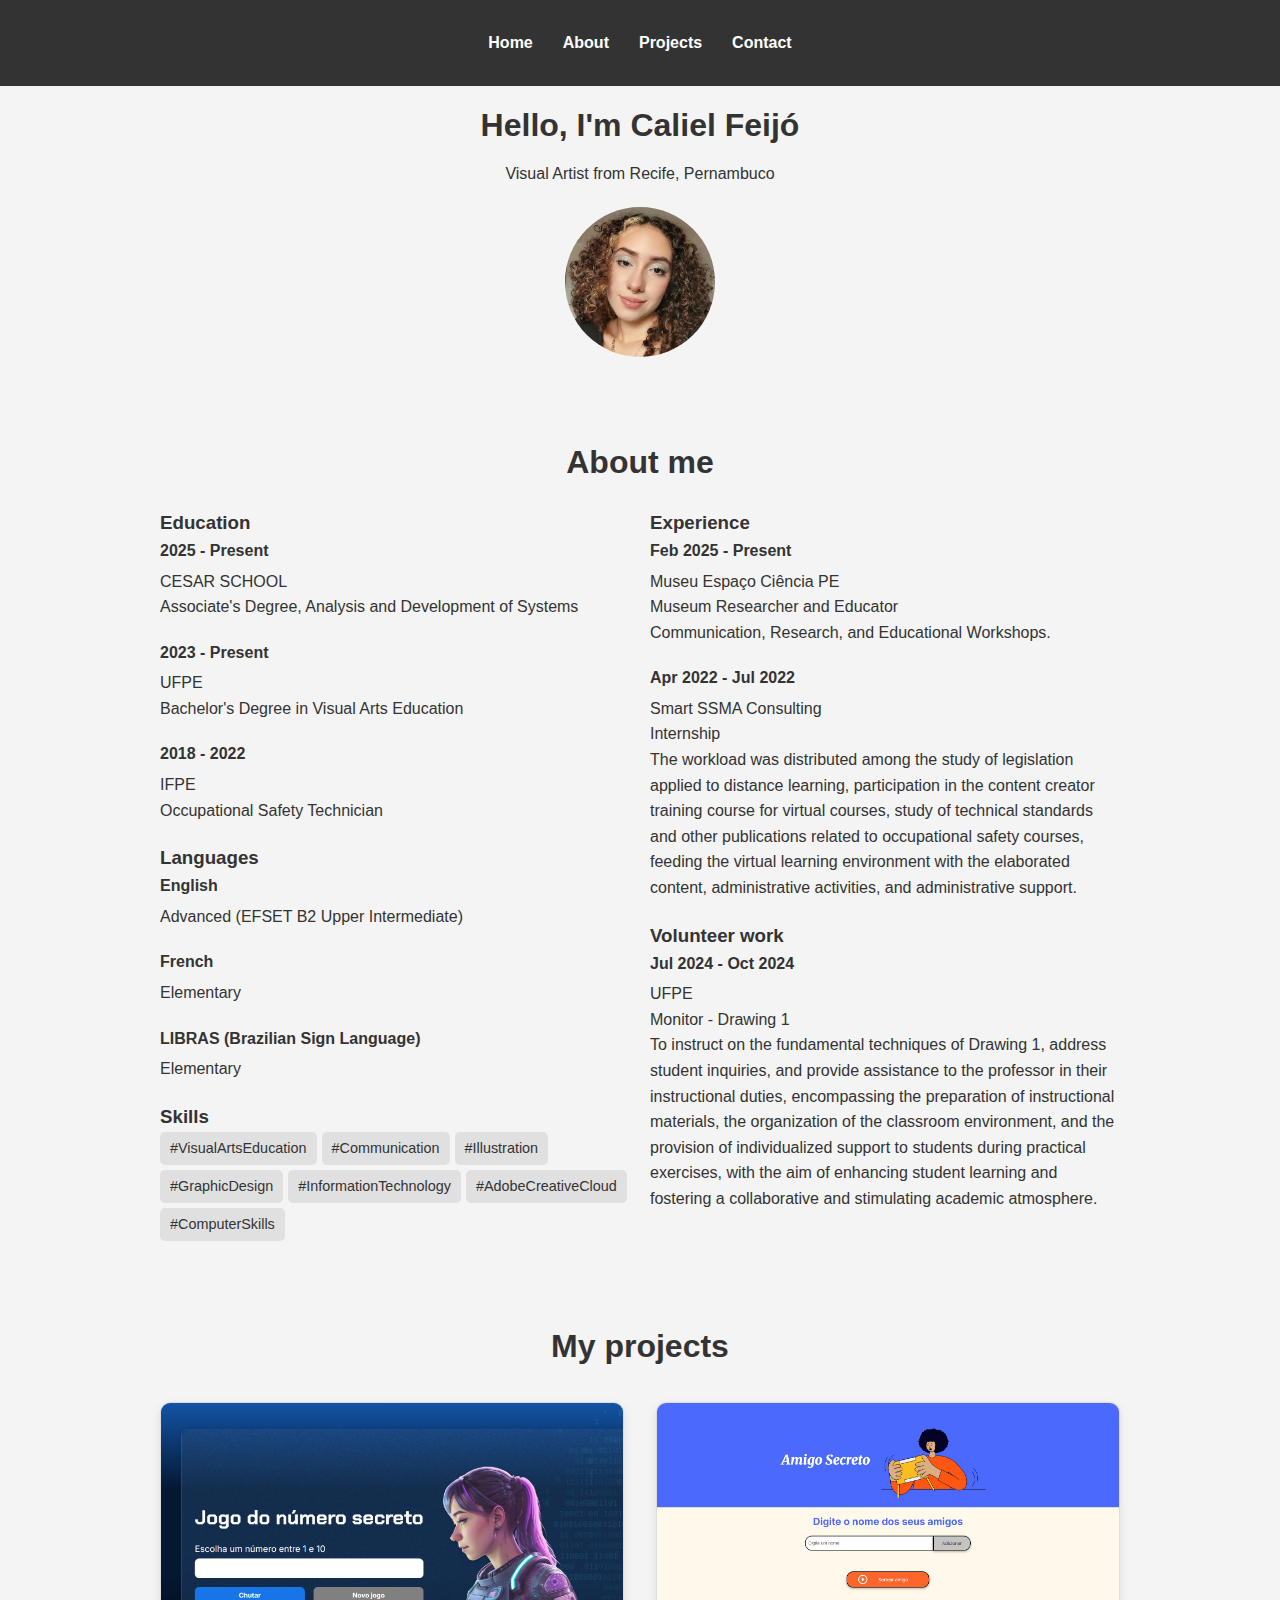
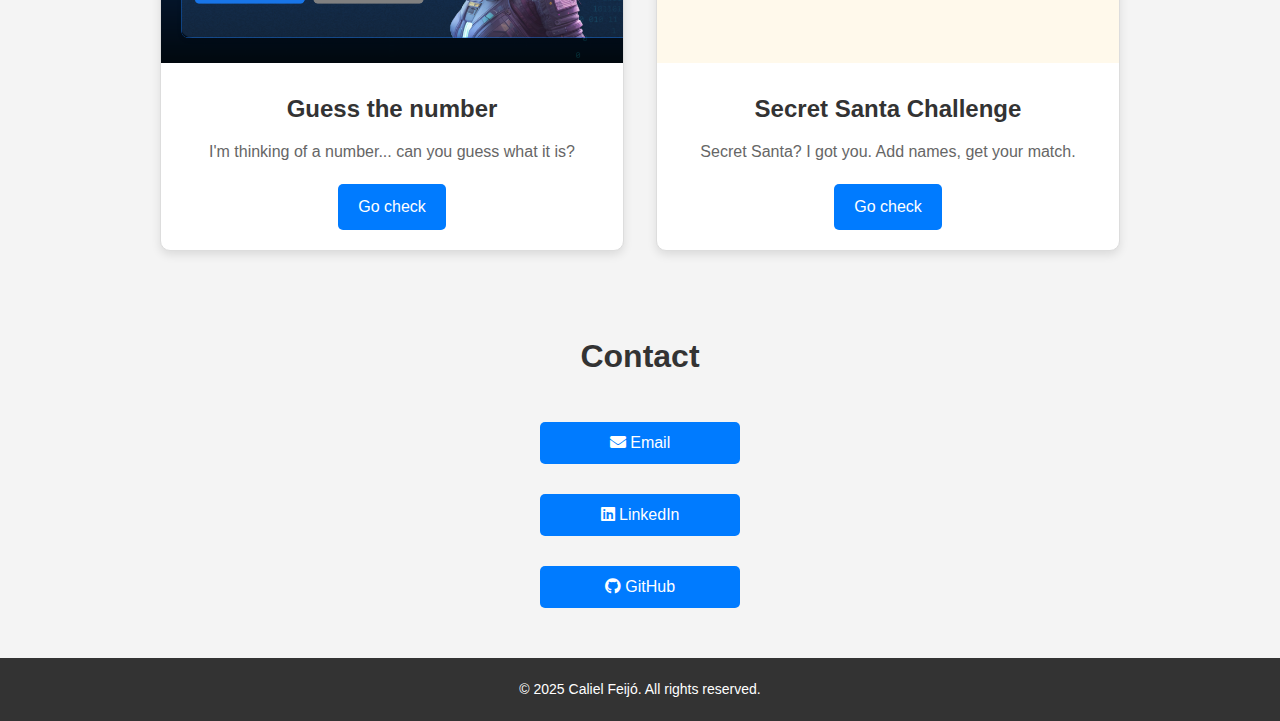
<file: index.html>
<!DOCTYPE html>
<html lang="en">
<head>
    <meta charset="UTF-8" />
    <meta name="viewport" content="width=device-width, initial-scale=1.0" />
    <title>Caliel Feijó - Portfolio</title>
    <meta name="description" content="Portfolio of Caliel Feijó, Visual Artist from Recife, Pernambuco." />
    <meta name="keywords" content="portfolio, visual artist, art, design, Caliel Feijó, Recife" />
    <link rel="stylesheet" href="style.css" />
    <link rel="stylesheet" href="https://cdnjs.cloudflare.com/ajax/libs/font-awesome/5.15.3/css/all.min.css" />
</head>
<body>
    <header>
        <nav>
            <ul>
                <li><a href="#home">Home</a></li>
                <li><a href="#about">About</a></li>
                <li><a href="#projects">Projects</a></li>
                <li><a href="#contact">Contact</a></li>
            </ul>
        </nav>
    </header>

    <main>
      <section id="home" class="secao">
        <div class="conteudo">
            <h1>Hello, I'm Caliel Feijó</h1>
            <span class="subtitle">Visual Artist from Recife, Pernambuco</span>
            <div class="profile-image">
                <img src="./assets/Foto-pra-perfil.png" alt="Foto de Caliel Feijó" />
            </div>
        </div>
    </section>

        <section id="about" class="secao">
                <h2>About me</h2>

                <div class="about-columns">
                    <div class="about-column">
                        <h3>Education</h3>
                        <div class="about-item">
                            <h4>2025 - Present</h4>
                              <p>CESAR SCHOOL</p>
                              <p>Associate's Degree, Analysis and Development of Systems</p>
                          </div>
                        <div class="about-item">
                          <h4>2023 - Present</h4>
                            <p>UFPE</p>
                            <p>Bachelor's Degree in Visual Arts Education</p>
                        </div>
                        <div class="about-item">
                          <h4>2018 - 2022</h4>
                          <p>IFPE</p>
                          <p>Occupational Safety Technician</p>
                        </div>
                        <h3>Languages</h3>
                        <div class="about-item">
                            <h4>English</h4>
                            <p>Advanced (EFSET B2 Upper Intermediate)</p>
                        </div>
                        <div class="about-item">
                            <h4>French</h4>
                            <p>Elementary</p>
                        </div>
                        <div class="about-item">
                          <h4>LIBRAS (Brazilian Sign Language)</h4>
                          <p>Elementary</p>
                      </div>

                        <h3>Skills</h3>
                        <div class="skills">
                            <span class="skill">#VisualArtsEducation</span>
                            <span class="skill">#Communication</span>
                            <span class="skill">#Illustration</span>
                            <span class="skill">#GraphicDesign</span>
                            <span class="skill">#InformationTechnology</span>
                            <span class="skill">#AdobeCreativeCloud</span>
                            <span class="skill">#ComputerSkills</span>
                        </div>
                    </div>

                    <div class="about-column">
                        <h3>Experience</h3>
                        <div class="about-item">
                          <h4>Feb 2025 - Present</h4>
                          <p>Museu Espaço Ciência PE</p>
                          <p>Museum Researcher and Educator</p>
                          <p>Communication, Research, and Educational Workshops.</p>
                      </div>
                        <div class="about-item">
                            <h4>Apr 2022 - Jul 2022</h4>
                            <p>Smart SSMA Consulting</p>
                            <p>Internship</p>
                            <p>The workload was distributed among the study of legislation applied to distance learning, participation in the content creator training course for virtual courses, study of technical standards and other publications related to occupational safety courses, feeding the virtual learning environment with the elaborated content, administrative activities, and administrative support.</p>
                        </div>
                        <h3>Volunteer work</h3>
                        <div class="about-item">
                            <h4>Jul 2024 - Oct 2024</h4>
                            <p>UFPE</p>
                            <p>Monitor - Drawing 1</p>
                            <p>To instruct on the fundamental techniques of Drawing 1, address student inquiries, and provide assistance to the professor in their instructional duties, encompassing the preparation of instructional materials, the organization of the classroom environment, and the provision of individualized support to students during practical exercises, with the aim of enhancing student learning and fostering a collaborative and stimulating academic atmosphere.</p>
                        </div>
                    </div>
                </div>
            </div>
        </section>

        <section id="projects" class="secao">
            <div class="conteudo">
                <h2>My projects</h2>
                <div class="card-container">
                    <div class="card">
                        <img src="./assets/numero-secreto.PNG" class="card-img-top" alt="Jogo do Número Secreto" />
                        <div class="card-body">
                            <h5 class="card-title">Guess the number</h5>
                            <p class="card-text">I'm thinking of a number... can you guess what it is?</p>
                            <a href="https://numero-secreto-sigma-three.vercel.app/" class="btn btn-primary" target="_blank">Go check</a>
                        </div>
                    </div>
                    <div class="card">
                        <img src="./assets/amigo-secreto.PNG" class="card-img-top" alt="Desafio do Amigo Secreto" />
                        <div class="card-body">
                            <h5 class="card-title">Secret Santa Challenge</h5>
                            <p class="card-text">Secret Santa? I got you. Add names, get your match.</p>
                            <a href="https://challenge-amigo-secreto-pt-ten.vercel.app/" class="btn btn-primary" target="_blank">Go check</a>
                        </div>
                    </div>
                </div>
            </div>
        </section>

        <section id="contact" class="secao">
            <div class="conteudo">
                <h2>Contact</h2>
                <p><button id="copy-email-btn"><i class="fas fa-envelope"></i> Email</button></p>
                <p><button id="linkedin-btn"><i class="fab fa-linkedin"></i> LinkedIn</button></p>
                <p><button id="github-btn"><i class="fab fa-github"></i> GitHub</button></p>
            </div>
        </section>
    </main>

    <footer>
        <p>&copy; 2025 Caliel Feijó. All rights reserved.</p>
    </footer>

    <script src="app.js"></script>
</body>
</html>
</file>
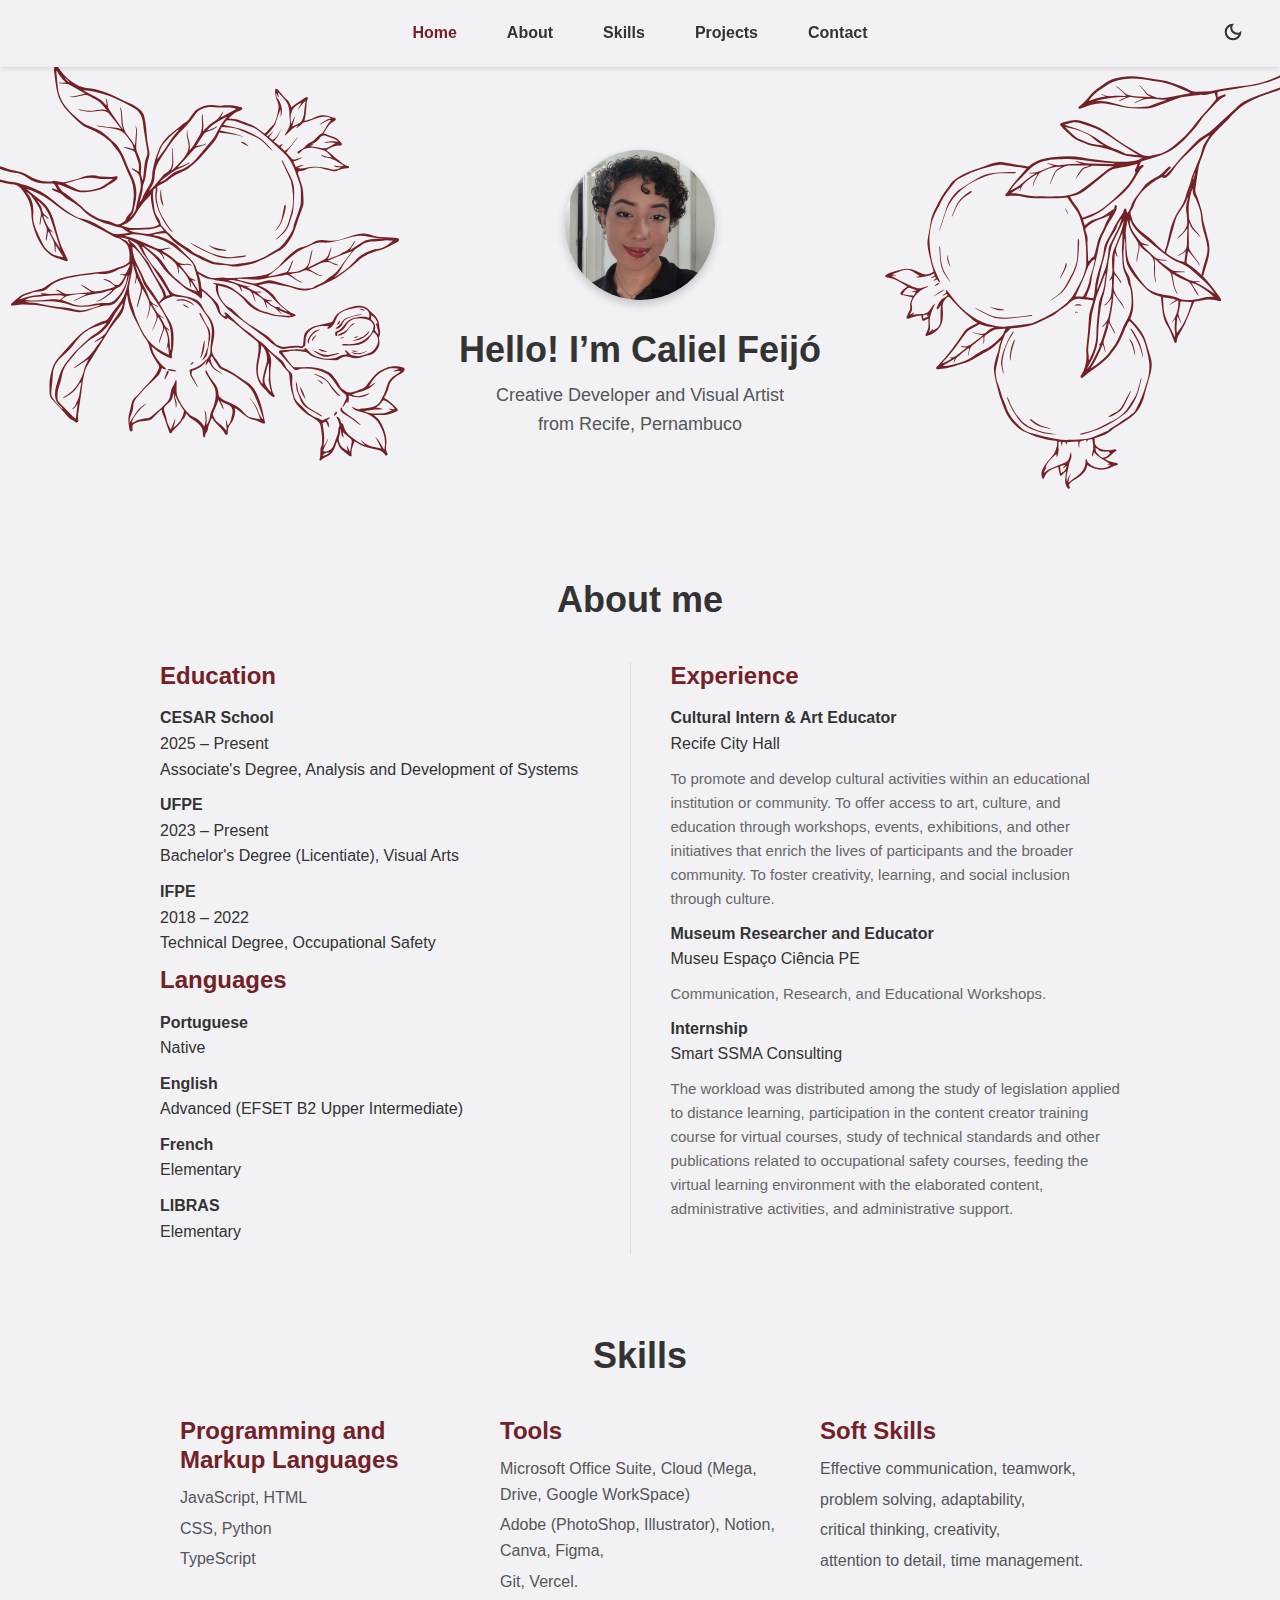
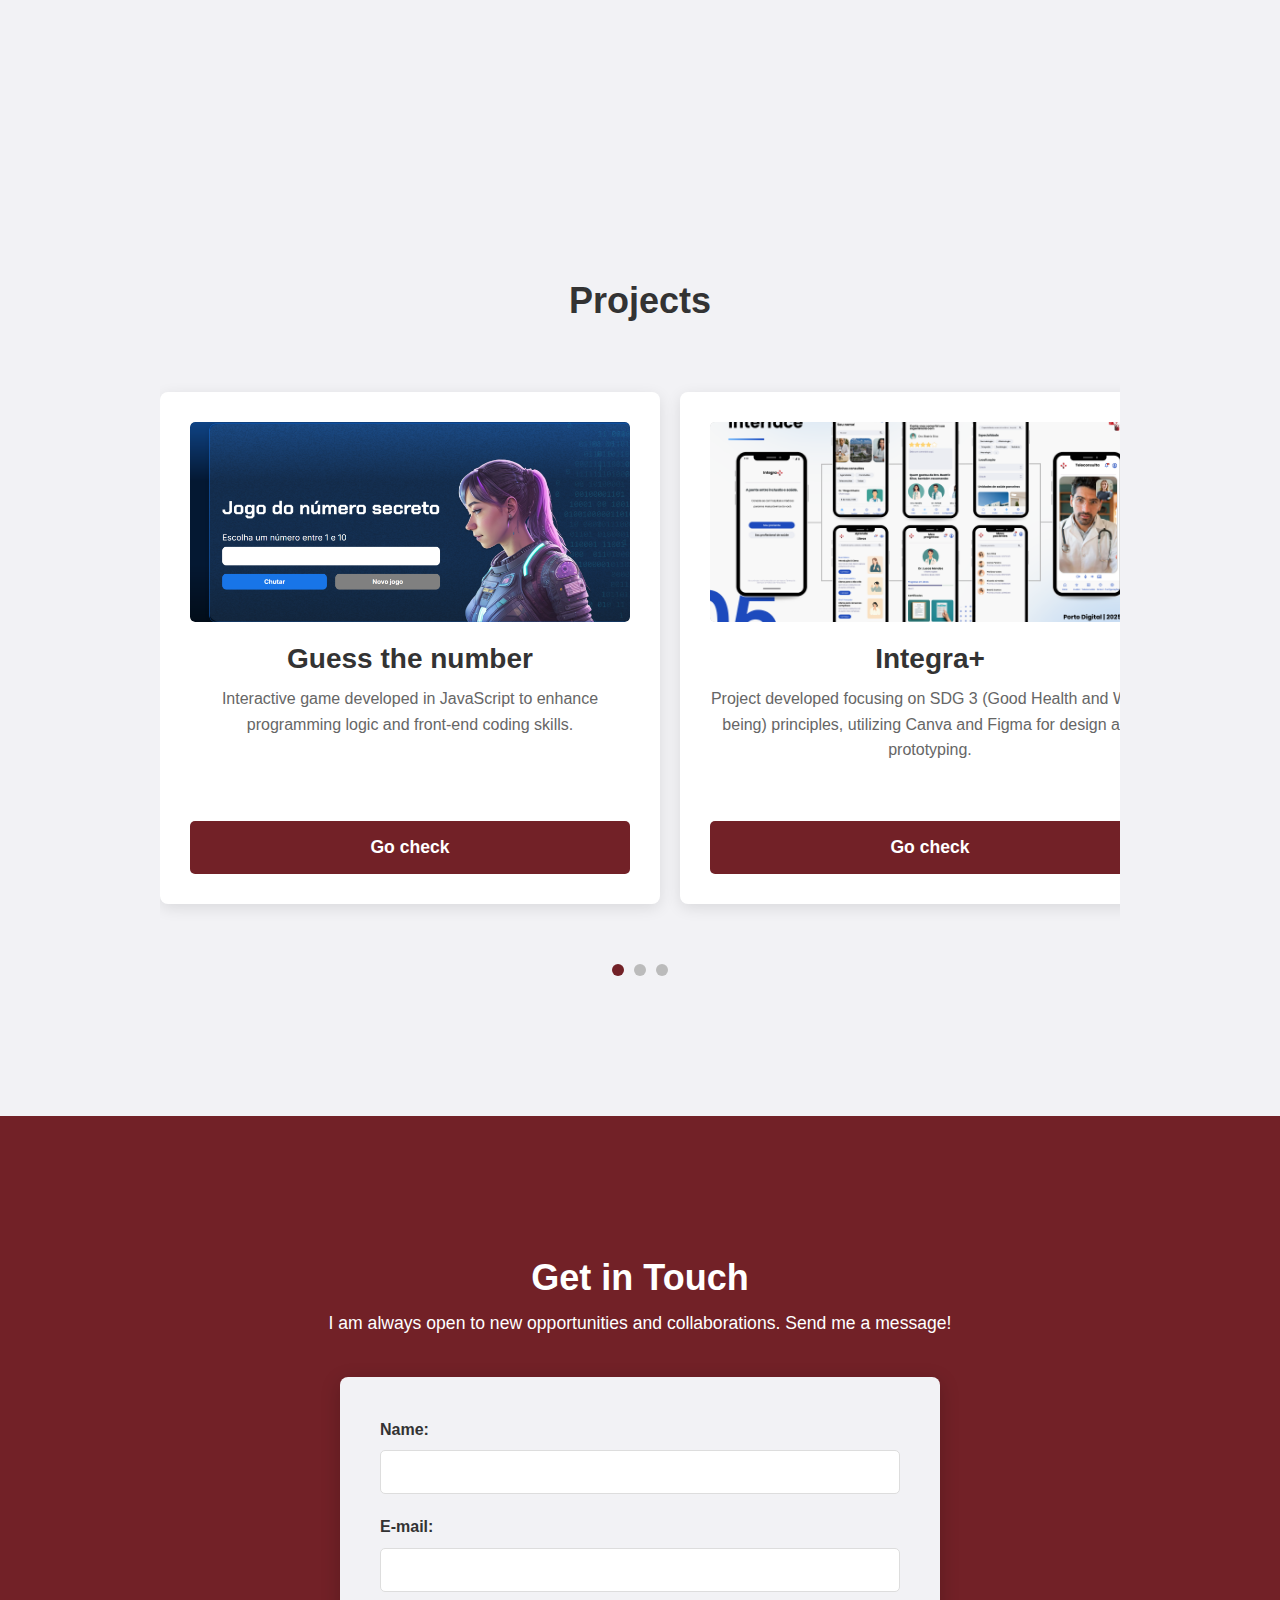
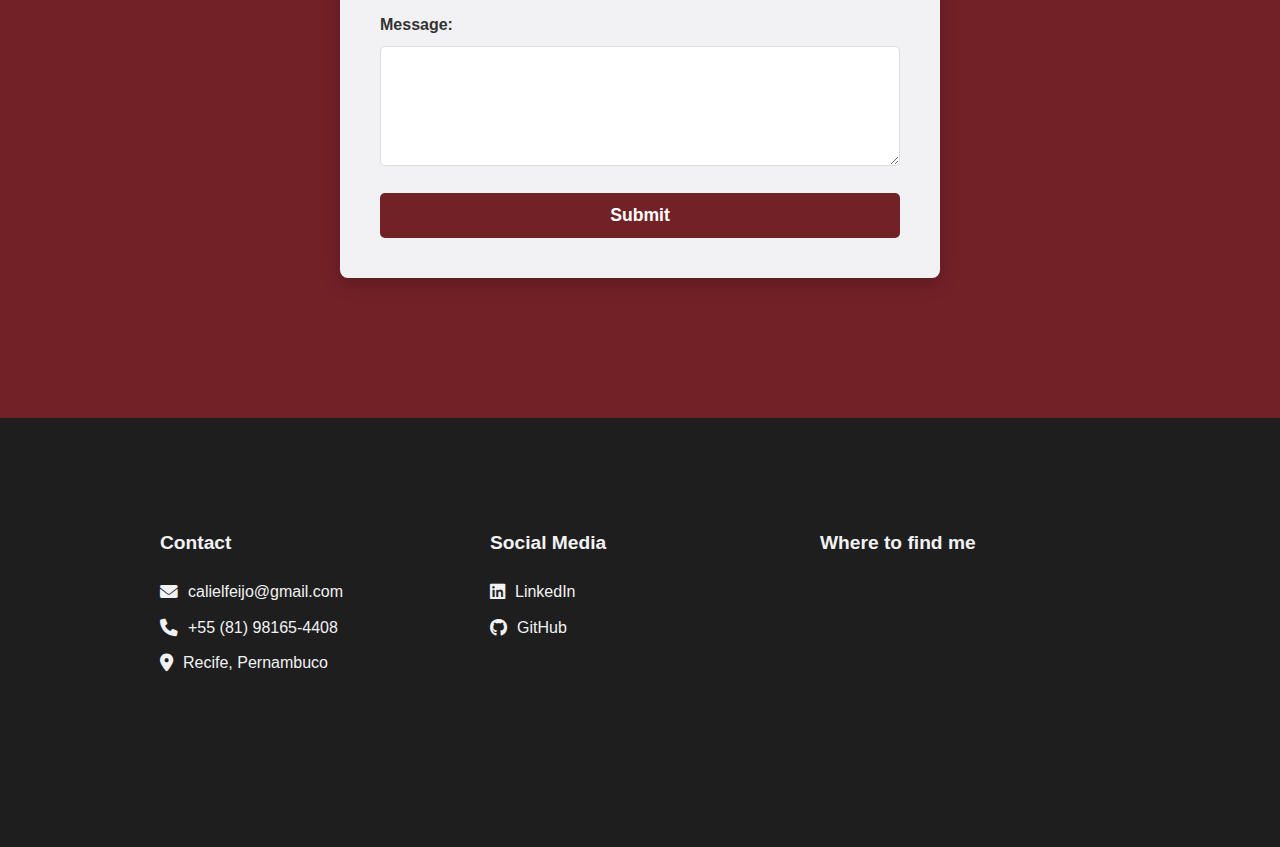
<file: portfolio atualizado/index.html>
<!DOCTYPE html>
<html lang="eng">
<head>
    <meta charset="UTF-8" />
    <meta name="viewport" content="width=device-width, initial-scale=1.0" />
    <title>Caliel Feijó</title>
    <link rel="stylesheet" href="style.css" />
    <link rel="stylesheet" href="responsive.css" />
    <link
        rel="stylesheet"
        href="https://cdnjs.cloudflare.com/ajax/libs/font-awesome/6.0.0-beta3/css/all.min.css"
    />
    <link
        rel="stylesheet"
        href="https://fonts.googleapis.com/css2?family=Material+Symbols+Outlined:opsz,wght,FILL,GRAD@20..48,100..700,0..1,-50..200"
    />
    <style>
        .material-symbols-outlined {
            font-variation-settings: 'FILL' 0, 'wght' 500, 'GRAD' 0, 'opsz' 24;
        }
    </style>
</head>
  <body>

    <div class="svg-top-left">
        <img src="assets/svg/Design sem nome.svg" alt="Elemento decorativo esquerdo">
    </div>

    <div class="svg-top-right">
        <img src="assets/svg/Design sem nome (1).svg" alt="Elemento decorativo direito">
    </div>

    <div class="theme-toggle-container">
      <button
        id="theme-toggle"
        class="theme-toggle"
        aria-label="Toggle dark mode"
      >
        <span class="material-symbols-outlined">dark_mode</span>
        <span class="material-symbols-outlined" style="display: none"
          >light_mode</span
        >
      </button>
    </div>

    <header>
      <nav>
        <ul>
          <li><a href="#home" class="active">Home</a></li>
          <li><a href="#about">About</a></li>
          <li><a href="#skills">Skills</a></li>
          <li><a href="#projects">Projects</a></li>
          <li><a href="#contact">Contact</a></li>
        </ul>
      </nav>
    </header>

    <section id="home" class="intro">
      <img
        src="assets/foto pra perfil 3 quadrado.jpg"
        alt="Caliel Feijó"
        class="profile-pic"
      />
      <h1>Hello! I’m Caliel Feijó</h1>
      <p>
        Creative Developer and Visual Artist<br />
        from Recife, Pernambuco
      </p>
    </section>

    <main class="container">
      <section id="about">
        <h2>About me</h2>

        <div class="grid">
          <div class="column">
            <h3>Education</h3>
            <p>
              <strong>CESAR School</strong><br />2025 – Present<br />Associate's
              Degree, Analysis and Development of Systems
            </p>
            <p>
              <strong>UFPE</strong><br />2023 – Present<br />Bachelor's Degree
              (Licentiate), Visual Arts
            </p>
            <p>
              <strong>IFPE</strong><br />2018 – 2022<br />Technical Degree,
              Occupational Safety
            </p>

            <h3>Languages</h3>
            <p><strong>Portuguese</strong><br />Native</p>
            <p>
              <strong>English</strong><br />Advanced (EFSET B2 Upper
              Intermediate)
            </p>
            <p><strong>French</strong><br />Elementary</p>
            <p><strong>LIBRAS</strong><br />Elementary</p>
          </div>

          <div class="column">
            <h3>Experience</h3>
            <p>
              <strong>Cultural Intern & Art Educator</strong><br />Recife City
              Hall
            </p>
            <p class="desc">
              To promote and develop cultural activities within an educational
              institution or community. To offer access to art, culture, and
              education through workshops, events, exhibitions, and other
              initiatives that enrich the lives of participants and the broader
              community. To foster creativity, learning, and social inclusion
              through culture.
            </p>

            <p>
              <strong>Museum Researcher and Educator</strong><br />Museu Espaço
              Ciência PE
            </p>
            <p class="desc">
              Communication, Research, and Educational Workshops.
            </p>

            <p><strong>Internship</strong><br />Smart SSMA Consulting</p>
            <p class="desc">
              The workload was distributed among the study of legislation
              applied to distance learning, participation in the content creator
              training course for virtual courses, study of technical standards
              and other publications related to occupational safety courses,
              feeding the virtual learning environment with the elaborated
              content, administrative activities, and administrative support.
            </p>
          </div>
        </div>
      </section>

      <section id="skills" class="section">
        <h2>Skills</h2>
        <div class="skills-grid">
          <div class="skills-category">
            <h3>Programming and Markup Languages</h3>
            <div class="skills-list">
              <div>JavaScript, HTML</div>
              <div>CSS, Python</div>
              <div>TypeScript</div>
            </div>
          </div>
          <div class="skills-category">
            <h3>Tools</h3>
            <div class="skills-list">
              <div>
                Microsoft Office Suite, Cloud (Mega, Drive, Google WorkSpace)
              </div>
              <div>Adobe (PhotoShop, Illustrator), Notion, Canva, Figma,</div>
              <div>Git, Vercel.</div>
            </div>
          </div>
          <div class="skills-category">
            <h3>Soft Skills</h3>
            <div class="skills-list">
              <div>Effective communication, teamwork,</div>
              <div>problem solving, adaptability,</div>
              <div>critical thinking, creativity,</div>
              <div>attention to detail, time management.</div>
            </div>
          </div>
        </div>
      </section>
    </main>

    <section id="projects" class="section">
      <div class="container">
        <h2>Projects</h2>
        <div class="carousel-wrapper">
          <div class="carousel-container">
            <div class="carousel-track">
              <div class="project-card">
                <div class="project-image-placeholder">
                  <img
                    src="assets/numero-secreto.PNG"
                    alt="Projeto 1"
                  />
                </div>
                <h3>Guess the number</h3>
                <p>
                  Interactive game developed in JavaScript to enhance
                  programming logic and front-end coding skills.
                </p>
                <a
                  href="https://github.com/poeisie/numero-secreto.git"
                  target="_blank"
                  class="view-project-button"
                  >Go check</a
                >
              </div>
              <div class="project-card">
                <div class="project-image-placeholder">
                  <img
                    src="assets/Integra+ (1).png"
                    alt="Projeto 2"
                  />
                </div>
                <h3>Integra+</h3>
                <p>
                  Project developed focusing on SDG 3 (Good Health and
                  Well-being) principles, utilizing Canva and Figma for design
                  and prototyping.
                </p>
                <a
                  href="https://drive.google.com/drive/u/2/folders/1SxRB9e3zzwiGbbVyNI8yAMH8cgTENMT_"
                  target="_blank"
                  class="view-project-button"
                  >Go check</a
                >
              </div>
              <div class="project-card">
                <div class="project-image-placeholder">
                  <img
                    src="assets/crud.PNG"
                    alt="Projeto 3"
                  />
                </div>
                <h3>Restaurant Management CRUD System</h3>
                <p>
                  Developed a comprehensive system to streamline restaurant
                  operations, implemented in Python and leveraging the Pandas
                  library for data processing.
                </p>
                <a
                  href="https://github.com/netokemon/projeto-crud-fp.git"
                  target="_blank"
                  class="view-project-button"
                  >Go check</a
                >
              </div>
            </div>
          </div>
        </div>
        <div class="carousel-dots"></div>
      </div>
    </section>

    <section id="contact" class="contact-section section">
      <div class="container">
        <h2>Get in Touch</h2>
        <p>
          I am always open to new opportunities and collaborations. Send me a
          message!
        </p>
        <div class="contact-form">
          <form action="https://formspree.io/f/mjkoydvd" method="POST">
            <label for="name">Name:</label>
            <input type="text" id="name" name="name" required />

            <label for="email">E-mail:</label>
            <input type="email" id="email" name="email" required />

            <label for="message">Message:</label>
            <textarea id="message" name="message" required></textarea>

            <button type="submit">Submit</button>
          </form>
        </div>
      </div>
    </section>

    <footer class="footer">
      <div class="container footer-grid">
        <div class="column">
          <h4>Contact</h4>
          <ul>
            <li>
              <a href="mailto:calielfeijo@gmail.com"
                ><i class="fas fa-envelope"></i>calielfeijo@gmail.com</a
              >
            </li>
            <li>
              <a href="tel:+5581981654408"
                ><i class="fas fa-phone"></i> +55 (81) 98165-4408</a
              >
            </li>
            <li>
              <a href="#"
                ><i class="fas fa-map-marker-alt"></i> Recife, Pernambuco</a
              >
            </li>
          </ul>
        </div>
        <div class="column">
          <h4>Social Media</h4>
          <ul>
            <li>
              <a href="https://www.linkedin.com/in/calielfeijo/" target="_blank"
                ><i class="fab fa-linkedin"></i> LinkedIn</a
              >
            </li>
            <li>
              <a href="https://github.com/poeisie" target="_blank"
                ><i class="fab fa-github"></i> GitHub</a
              >
            </li>
          </ul>
        </div>
        <div class="column">
          <h4>Where to find me</h4>
          <iframe
            src="https://www.google.com/maps/embed?pb=!1m18!1m12!1m3!1d3950.4090280502687!2d-34.875057624079524!3d-8.059693280529672!2m3!1f0!2f0!3f0!3m2!1i1024!2i768!4f13.1!3m3!1m2!1s0x7ab18a2e1380345%3A0x24c7863e4d95ddd4!2sCESAR%20School!5e0!3m2!1spt-BR!2sbr!4v1753330734391!5m2!1spt-BR!2sbr"
            width="400"
            height="300"
            style="border: 0"
            allowfullscreen=""
            loading="lazy"
            referrerpolicy="no-referrer-when-downgrade"
          ></iframe>
        </div>
      </div>
    </footer>

    <script src="script.js"></script>
  </body>
</html>
</file>
<file: portfolio atualizado/style.css>
*,
*::before,
*::after {
    margin: 0;
    padding: 0;
    box-sizing: border-box;
}

body {
    font-family: -apple-system, BlinkMacMacSystemFont, "Segoe UI", Roboto, "Helvetica Neue", Arial, sans-serif;
    line-height: 1.6;
    color: #333;
    background-color: #F2F2F5;
    transition: background-color 0.3s ease, color 0.3s ease;
    overflow-x: hidden;
}

h1,
h2,
h3 {
    font-family: -apple-system, BlinkMacSystemFont, "Segoe UI", Roboto, "Helvetica Neue", Arial, sans-serif;
    color: #333;
    transition: color 0.3s ease;
    line-height: 1.2;
}

.svg-top-left,
.svg-top-right {
    position: absolute;
    z-index: 1;
    opacity: 1;
    pointer-events: none;
    transition: none;
    width: 5rem;
    height: 5rem;
}

.svg-top-left {
    top: 1.25rem;
    left: -2rem;
}

.svg-top-right {
    top: 2.5rem;
    right: 22rem;
}

body.dark-mode .svg-top-left,
body.dark-mode .svg-top-right {
    opacity: 0.5;
}

header {
    background-color: #F2F2F5;
    padding: 1.25rem 0;
    border-bottom: 1px solid #eee;
    position: fixed;
    width: 100%;
    top: 0;
    z-index: 1000;
    box-shadow: 0 2px 5px rgba(0, 0, 0, 0.1);
    transition: background-color 0.3s ease, border-bottom-color 0.3s ease, box-shadow 0.3s ease;
}

nav ul {
    list-style: none;
    display: flex;
    justify-content: center;
    gap: 1.875rem;
}

nav a {
    text-decoration: none;
    color: #333;
    font-weight: 600;
    padding: 0.3125rem 0.625rem;
    transition: color 0.3s ease;
}

nav a:hover,
nav a.active {
    color: #722127;
}

.theme-toggle-container {
    position: fixed;
    top: 0.9375rem;
    right: 1.875rem;
    z-index: 1001;
    display: flex;
    align-items: center;
    justify-content: flex-end;
}

.theme-toggle {
    padding: 0.375rem;
    background: none;
    border: none;
    cursor: pointer;
    opacity: 1;
    transition: opacity 0.3s ease, color 0.3s ease;
    color: #333;
    display: flex;
    align-items: center;
    justify-content: center;
}

.theme-toggle:hover {
    opacity: 0.8;
    color: #722127;
}

.theme-toggle .material-symbols-outlined {
    font-size: 1.375rem;
    line-height: 1;
}

.intro {
    text-align: center;
    padding: 9.375rem 1.25rem 5rem;
    background-color: #F2F2F5;
    transition: background-color 0.3s ease;
    position: relative;
    overflow: hidden;
}

.intro .profile-pic {
    width: 9.375rem;
    height: 9.375rem;
    border-radius: 50%;
    object-fit: cover;
    margin-bottom: 1.25rem;
    box-shadow: 0 4px 10px rgba(0, 0, 0, 0.2);
}

.intro h1 {
    font-size: 2.25rem;
    margin-bottom: 0.625rem;
    color: #333;
}

.intro p {
    font-size: 1.125rem;
    color: #555;
    transition: color 0.3s ease;
}

.container {
    max-width: 62.5rem;
    margin: 0 auto;
    padding: 3.75rem 1.25rem;
}

h2 {
    text-align: center;
    font-size: 2.25rem;
    margin-bottom: 2.5rem;
    position: relative;
    transition: color 0.3s ease;
}

#about .grid {
    display: flex;
    gap: 2.5rem;
    flex-wrap: wrap;
    justify-content: center;
}

#about .grid .column {
    flex: 1;
    min-width: 18.75rem;
    transition: color 0.3s ease;
}

#about .grid .column:first-child {
    border-right: 1px solid #ddd;
    padding-right: 1.25rem;
}

#about .grid h3 {
    font-size: 1.5rem;
    margin-top: 0;
    margin-bottom: 0.9375rem;
    color: #722127;
    transition: color 0.3s ease;
}

#about .grid p {
    margin-bottom: 0.625rem;
    line-height: 1.6;
    transition: color 0.3s ease;
}

#about .grid p strong {
    color: #333;
    transition: color 0.3s ease;
}

#about .grid p.desc {
    font-size: 0.9375rem;
    color: #666;
    transition: color 0.3s ease;
}

#skills {
    padding-top: 5rem;
    padding-bottom: 5rem;
    text-align: center;
}

.skills-grid {
    display: grid;
    grid-template-columns: repeat(auto-fit, minmax(17.5rem, 1fr));
    gap: 2.5rem;
    justify-content: center;
    padding: 0 1.25rem;
}

.skills-category {
    text-align: left;
    transition: color 0.3s ease;
}

.skills-category h3 {
    font-size: 1.5rem;
    margin-top: 0;
    margin-bottom: 0.625rem;
    color: #722127;
    transition: color 0.3s ease;
}

.skills-list {
    font-size: 1rem;
    color: #555;
    line-height: 1.6;
}

.skills-list div {
    margin-bottom: 0.3125rem;
}

#projects {
    padding-top: 5rem;
    padding-bottom: 5rem;
    background-color: #F2F2F5;
    transition: background-color 0.3s ease;
    position: relative;
}

.carousel-wrapper {
    display: flex;
    align-items: center;
    justify-content: center;
    gap: 0.9375rem;
    width: 100%;
    max-width: 62.5rem;
    margin: 0 auto;
}

.carousel-container {
    flex-grow: 1;
    overflow: hidden;
    padding: 1.875rem 0;
}

.carousel-track {
    display: flex;
    transition: transform 0.5s ease-in-out;
}

.project-card {
    box-sizing: border-box;
    background-color: #fff;
    border-radius: 8px;
    box-shadow: 0 4px 15px rgba(0, 0, 0, 0.1);
    padding: 1.875rem;
    text-align: center;
    display: flex;
    flex-direction: column;
    justify-content: space-between;
    min-height: 28.125rem;

    width: 31.25rem;
    flex-shrink: 0;
    margin-right: 1.25rem;
    transition: background-color 0.3s ease, box-shadow 0.3s ease, transform 0.2s ease;
}

.project-card:last-child {
    margin-right: 0;
}

.project-card:hover {
    transform: translateY(-0.3125rem);
    box-shadow: 0 6px 20px rgba(0, 0, 0, 0.15);
}

.project-image-placeholder {
    width: 100%;
    height: 12.5rem;
    background-color: #e0e0e0;
    border-radius: 5px;
    margin-bottom: 1.25rem;
    overflow: hidden;
    display: flex;
    align-items: center;
    justify-content: center;
}

.project-image-placeholder img {
    width: 100%;
    height: 100%;
    object-fit: cover;
    border-radius: 5px;
}

.project-card h3 {
    font-size: 1.75rem;
    margin-bottom: 0.625rem;
    color: #333;
}

.project-card p {
    font-size: 1rem;
    color: #666;
    line-height: 1.6;
    margin-bottom: 1.5625rem;
    flex-grow: 1;
}

.view-project-button {
    background-color: #722127;
    color: #fff;
    border: none;
    padding: 0.75rem 1.875rem;
    border-radius: 5px;
    cursor: pointer;
    font-size: 1.1rem;
    font-weight: 600;
    transition: background-color 0.3s ease;
    width: 100%;
    text-decoration: none;
    display: inline-block;
}

.view-project-button:hover {
    background-color: #5a1a1f;
    text-decoration: none;
}

.carousel-button {
    background-color: #722127;
    color: #fff;
    border: none;
    border-radius: 50%;
    width: 3.125rem;
    height: 3.125rem;
    display: flex;
    align-items: center;
    justify-content: center;
    cursor: pointer;
    z-index: 10;
    font-size: 1.8rem;
    transition: background-color 0.3s ease, transform 0.2s ease;
    flex-shrink: 0;
    text-decoration: none;
}

.carousel-button:hover {
    background-color: #5a1a1f;
    transform: scale(1.05);
    text-decoration: none;
}

.carousel-dots {
    display: flex;
    justify-content: center;
    margin-top: 1.875rem;
    gap: 0.625rem;
}

.dot {
    width: 0.75rem;
    height: 0.75rem;
    background-color: #bbb;
    border-radius: 50%;
    cursor: pointer;
    transition: background-color 0.3s ease;
}

.dot.active {
    background-color: #722127;
}

.contact-section {
    background-color: #722127;
    color: #fff;
    padding: 5rem 1.25rem;
    text-align: center;
    transition: background-color 0.3s ease;
}

.contact-section h2 {
    color: #fff;
    margin-bottom: 0.625rem;
}

.contact-section p {
    font-size: 1.1rem;
    margin-bottom: 2.5rem;
}

.contact-form {
    max-width: 37.5rem;
    margin: 0 auto;
    background-color: #F2F2F5;
    padding: 2.5rem;
    border-radius: 8px;
    box-shadow: 0 5px 20px rgba(0, 0, 0, 0.2);
    text-align: left;
    transition: background-color 0.3s ease, box-shadow 0.3s ease;
}

.contact-form label {
    display: block;
    font-weight: 600;
    margin-bottom: 0.5rem;
    color: #333;
}

.contact-form input,
.contact-form textarea {
    width: 100%;
    padding: 0.75rem;
    margin-bottom: 1.25rem;
    border: 1px solid #ddd;
    border-radius: 5px;
    font-family: -apple-system, BlinkMacSystemFont, "Segoe UI", Roboto, "Helvetica Neue", Arial, sans-serif;
    font-size: 1rem;
    color: #555;
    background-color: #fff;
    transition: background-color 0.3s ease, border-color 0.3s ease, color 0.3s ease;
}

.contact-form input::placeholder,
.contact-form textarea::placeholder {
    color: #aaa;
}

.contact-form textarea {
    resize: vertical;
    min-height: 7.5rem;
}

.contact-form button {
    background-color: #722127;
    color: #fff;
    border: none;
    padding: 0.75rem 1.875rem;
    border-radius: 5px;
    cursor: pointer;
    font-size: 1.1rem;
    font-weight: 600;
    transition: background-color 0.3s ease;
    width: 100%;
}

.contact-form button:hover {
    background-color: #5a1a1f;
}

.footer {
    background-color: #1E1E1E;
    color: #fff;
    padding: 3.125rem 1.25rem;
    text-align: center;
    transition: background-color 0.3s ease;
}

.footer-grid {
    max-width: 62.5rem;
    margin: 0 auto;
    display: grid;
    grid-template-columns: repeat(auto-fit, minmax(12.5rem, 1fr));
    gap: 1.875rem;
    text-align: left;
}

.footer-grid h4 {
    font-size: 1.2rem;
    margin-bottom: 1.25rem;
    color: #F2F2F5;
}

.footer-grid ul {
    list-style: none;
    padding: 0;
    margin: 0;
}

.footer-grid ul li {
    margin-bottom: 0.625rem;
}

.footer-grid ul li a {
    text-decoration: none;
    color: #F2F2F5;
    transition: color 0.3s ease;
    display: flex;
    align-items: center;
}

.footer-grid ul li a i {
    margin-right: 0.625rem;
    font-size: 1.1rem;
}

.footer-grid ul li a:hover {
    color: #722127;
}

.footer-grid iframe {
    width: max-content;
    height: 9.375rem;
    border: 0;
    border-radius: 8px;
}
</file>
<file: portfolio atualizado/responsive.css>
@media (max-width: 768px) {
    body {
        font-size: 15px;
    }

    header,
    footer {
        padding: 15px 0;
    }

    .secao {
        padding: 40px 20px;
    }

    .about-columns {
        grid-template-columns: 1fr;
        gap: 30px;
    }

    .about-column:first-child {
        border-right: none;
        padding-right: 0;
        border-bottom: 1px solid #ddd;
        padding-bottom: 30px;
        margin-bottom: 30px;
    }

    body.dark-mode .about-column:first-child {
        border-bottom-color: #555;
    }

    .about-item {
        margin-bottom: 20px;
    }

    .about-item h4 {
        font-size: 1.15rem;
    }

    .about-item p {
        font-size: 0.95rem;
    }

    .skills {
        gap: 8px;
        margin-top: 10px;
    }

    .skill {
        padding: 6px 10px;
        font-size: 0.85em;
    }

    .card-container {
        grid-template-columns: 1fr;
        gap: 1.25rem;
    }

    button,
    .btn {
        width: 100%;
        padding: 0.8rem 1.5rem;
        font-size: 1rem;
    }

    .card-title {
        font-size: 1.2rem;
    }

    .card-text {
        font-size: 0.85rem;
    }

    #home .conteudo h1 {
        font-size: 2.2rem;
    }

    #home .conteudo p {
        font-size: 1.1rem;
    }
}

@media (max-width: 480px) {
    body {
        font-size: 14px;
    }

    .secao h2 {
        font-size: 1.6rem;
        margin-bottom: 20px;
    }

    .card-body {
        padding: 15px;
    }

    #home .conteudo p {
        font-size: 1rem;
    }

    .about-columns {
        gap: 20px;
    }

    .about-column:first-child {
        padding-bottom: 20px;
        margin-bottom: 20px;
    }

    .about-item {
        margin-bottom: 12px;
    }

    .about-item h4 {
        font-size: 1rem;
    }

    .about-item p {
        font-size: 0.875rem;
    }

    .skills {
        gap: 6px;
        margin-top: 8px;
    }

    .skill {
        padding: 5px 8px;
        font-size: 0.8em;
    }
}

.about-columns {
    display: grid;
    grid-template-columns: 1fr 1fr;
    gap: 40px;
    align-items: start;
}

.about-column {
    text-align: left;
}

.about-column:first-child {
    border-right: 1px solid #ddd;
    padding-right: 40px;
}

body.dark-mode .about-column:first-child {
    border-right-color: #555;
}

.about-item {
    margin-bottom: 25px;
}

.about-item h4 {
    margin-bottom: 8px;
    font-size: 1.2rem;
    color: #333;
    font-weight: 600;
}

body.dark-mode .about-item h4 {
    color: #923136;
}

.about-item p {
    font-size: 1rem;
    line-height: 1.6;
}

body.dark-mode .about-item p {
    color: #B0B0B0;
}

.skills {
    display: flex;
    flex-wrap: wrap;
    gap: 10px;
    margin-top: 15px;
}

.skill {
    background-color: #e0e0e0;
    padding: 7px 12px;
    border-radius: 5px;
    font-size: 0.9em;
    white-space: nowrap;
    transition: background-color 0.3s ease, color 0.3s ease;
}

body.dark-mode .skill {
    background-color: #444;
    color: #f5f5f5;
}
</file>
<file: style.css>
/* Reset básico e tipografia */
* {
    margin: 0;
    padding: 0;
    box-sizing: border-box;
}

body {
    font-family: "Arial", sans-serif;
    background-color: #f4f4f4;
    color: #333;
    line-height: 1.6;
    font-size: 16px;
}

/* Header e Footer */
header {
    background-color: #333;
    color: #fff;
    padding: 20px 0;
    text-align: center;
    position: fixed;
    top: 0;
    left: 0;
    width: 100%;
    z-index: 100;
}

main {
    padding-top: 60px; /* Ajuste para a altura do seu cabeçalho */
}

footer {
    background-color: #333;
    color: #fff;
    padding: 20px 0;
    text-align: center;
    font-size: 14px;
}

footer {
    font-size: 14px;
}

/* Navegação */
nav ul {
    list-style: none;
    display: flex;
    justify-content: center;
    padding: 10px 0;
    margin: 0;
}

nav ul li {
    margin: 0 15px;
}

nav ul li a {
    color: #fff;
    text-decoration: none;
    font-weight: bold;
    transition: color 0.3s ease;
}

nav ul li a:hover {
    color: #007bff;
}

/* Seções */
.secao {
    padding: 40px 20px;
    text-align: center;
    max-width: 1000px;
    margin: 0 auto;
}

.secao h2 {
    margin-bottom: 20px;
    font-size: 2rem;
}

/* Botões */
button,
.btn {
    padding: 12px 25px;
    border: none;
    border-radius: 5px;
    font-size: 16px;
    cursor: pointer;
    transition: background-color 0.3s ease;
}

button:hover,
.btn:hover {
    background-color: #0056b3;
}

#projects button,
#contact button {
    background-color: #007bff;
    color: #fff;
    width: 200px;
    margin: 10px 0;
}

#projects button:hover,
#contact button:hover {
    background-color: #0056b3;
}

/* Cartões */
.card-container {
    display: grid;
    grid-template-columns: repeat(auto-fit, minmax(280px, 1fr));
    gap: 2rem;
    margin-top: 30px;
}

.card {
    background-color: #fff;
    border: 1px solid #ddd;
    border-radius: 10px;
    overflow: hidden;
    box-shadow: 0 4px 10px rgba(0, 0, 0, 0.1);
}

.card img {
    width: 100%;
    height: auto;
}

.card-body {
    padding: 20px;
}

.card-title {
    font-size: 1.5rem;
    margin-bottom: 10px;
    color: #333;
}

.card-text {
    margin-bottom: 20px;
    font-size: 1rem;
    color: #666;
}

.card .btn {
    background-color: #007bff;
    color: #fff;
    padding: 10px 20px;
    font-size: 16px;
    text-decoration: none;
    display: inline-block;
    border-radius: 5px;
    transition: background-color 0.3s ease;
}

.card .btn:hover {
    background-color: #0056b3;
}

/* Seção de contato */
#contact .conteudo {
    display: flex;
    flex-direction: column;
    align-items: center;
    gap: 10px;
    width: 100%;
    max-width: 400px;
    margin: 0 auto;
}

/* Seção sobre mim */
#about .conteudo {
    text-align: left; /* Alinha o texto à esquerda na seção "About Me" */
}

/* Espaçamento entre os parágrafos de 'About me' */
#about .conteudo p {
    margin-bottom: 20px;
    line-height: 1.8;
}

/* Ajustes no layout da imagem de perfil */
#home .profile-image {
    display: flex;
    justify-content: center;
    align-items: center;
    margin-top: 20px;
}

#home .profile-image img {
    width: 150px;
    height: 150px;
    border-radius: 50%;
    object-fit: cover;
}

/* Alinhamento do texto e imagem de perfil */
#home .conteudo {
    display: flex;
    flex-direction: column; /* Isso garante que os elementos fiquem um abaixo do outro */
    align-items: center; /* Centraliza os elementos horizontalmente */
    text-align: center; /* Centraliza o texto dentro dos elementos */
}

#home .conteudo h1 {
    font-size: 2rem;
    margin-bottom: 10px;
}

#home .conteudo p {
    font-size: 1.2rem;
    color: #555;
    margin-top: 10px;
}

/* Estilo dos botões de contato */
#home .social-buttons {
    display: flex;
    gap: 15px;
    justify-content: center;
    margin-top: 20px;
}

#home .social-buttons a {
    background-color: #007bff;
    padding: 12px;
    border-radius: 50%;
    color: white;
    font-size: 1.5rem;
    text-decoration: none;
    transition: background-color 0.3s ease;
}

#home .social-buttons a:hover {
    background-color: #0056b3;
}

/* Media Queries para responsividade */
@media (max-width: 768px) {
    body {
        font-size: 14px;
    }

    header,
    footer {
        padding: 20px 0;
    }

    .secao {
        padding: 30px 15px;
    }

    .card-container {
        grid-template-columns: 1fr;
        gap: 1.5rem;
    }

    button,
    .btn {
        width: 100%;
    }

    .card-title {
        font-size: 1.3rem;
    }

    .card-text {
        font-size: 0.9rem;
    }

    #home .conteudo h1 {
        font-size: 2rem;
    }
}

@media (max-width: 480px) {
    .secao h2 {
        font-size: 1.5rem;
    }

    .card-body {
        padding: 15px;
    }

    #home .conteudo p {
        font-size: 1rem;
    }
}

/* Seção sobre mim - Layout de colunas */
.about-columns {
    display: grid;
    grid-template-columns: 1fr 1fr; /* Duas colunas de igual largura */
    gap: 20px;
}

.about-column {
    text-align: left; /* Alinha o texto à esquerda nas colunas */
}

.about-item {
    margin-bottom: 20px;
}

.about-item h4 {
    margin-bottom: 5px;
}

.skills {
    display: flex;
    flex-wrap: wrap;
    gap: 5px;
}

.skill {
    background-color: #e0e0e0;
    padding: 5px 10px;
    border-radius: 5px;
    font-size: 0.9em;
}
</file>
